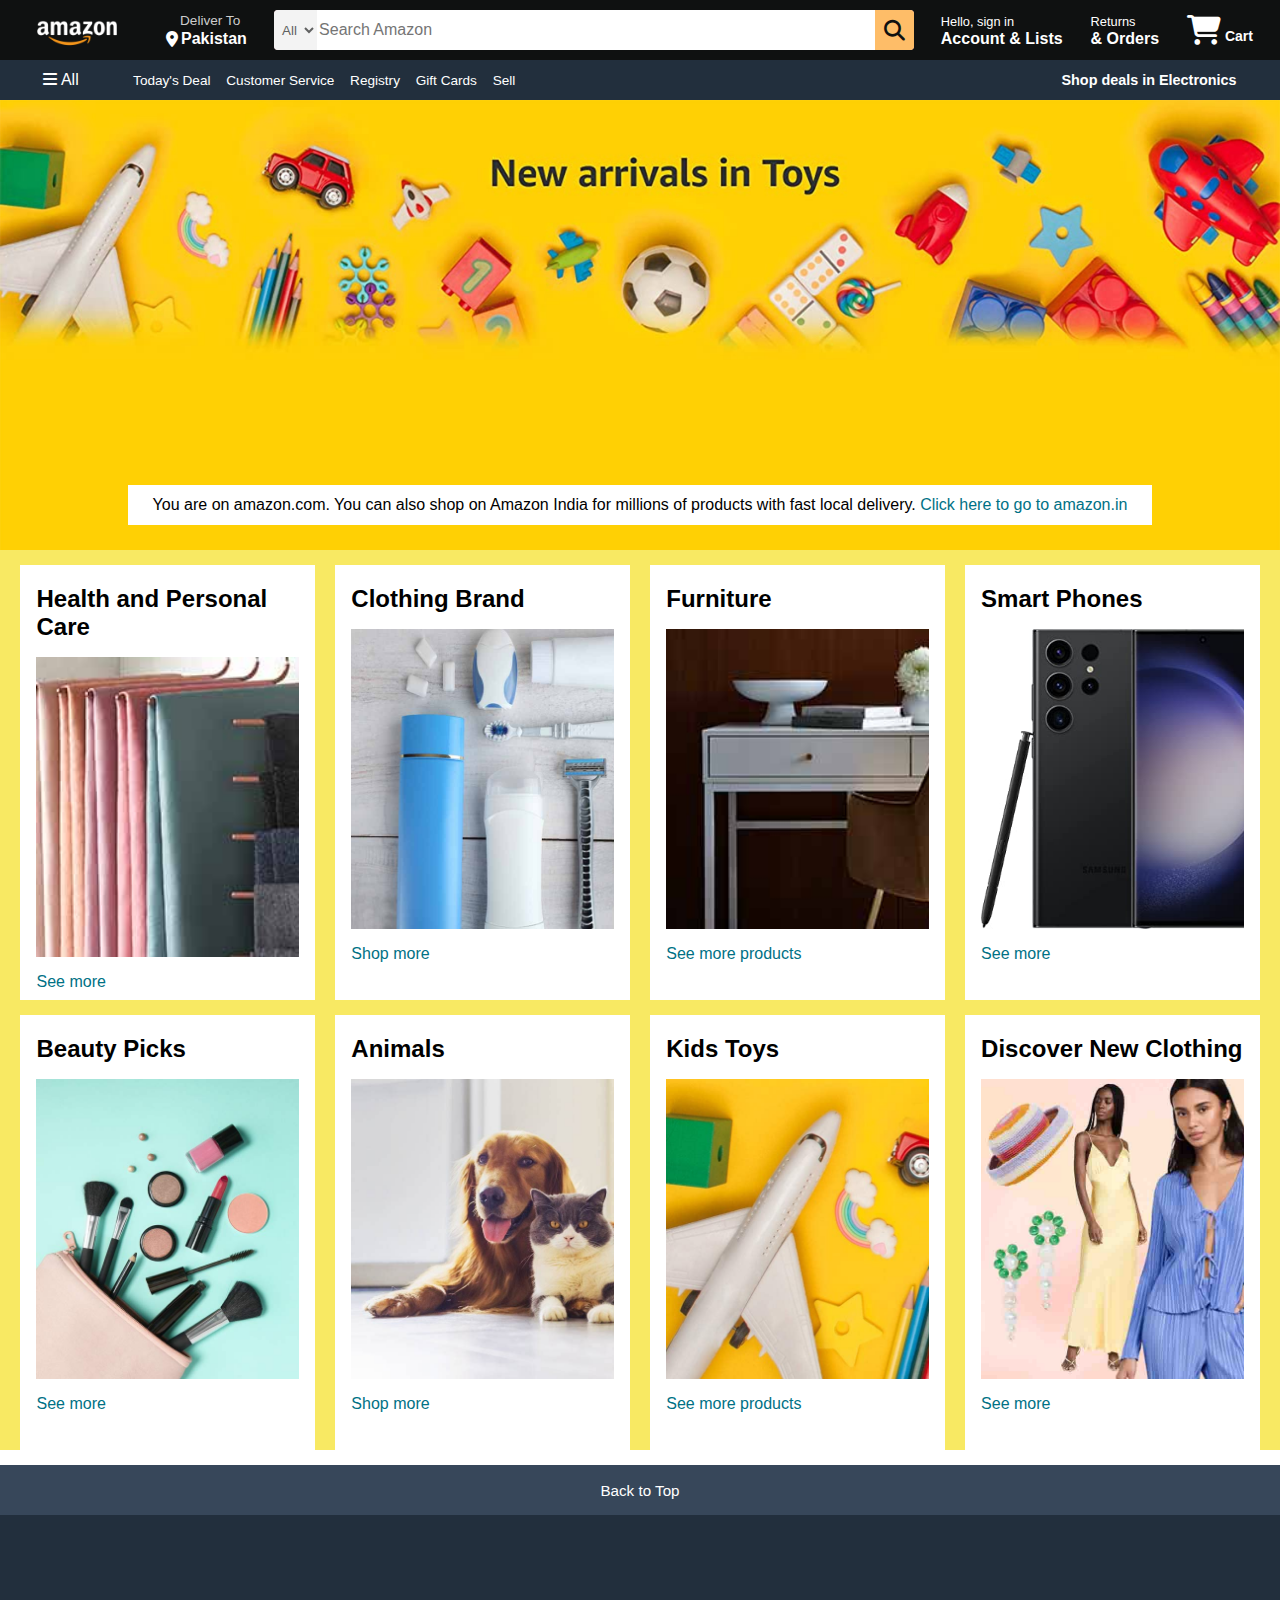
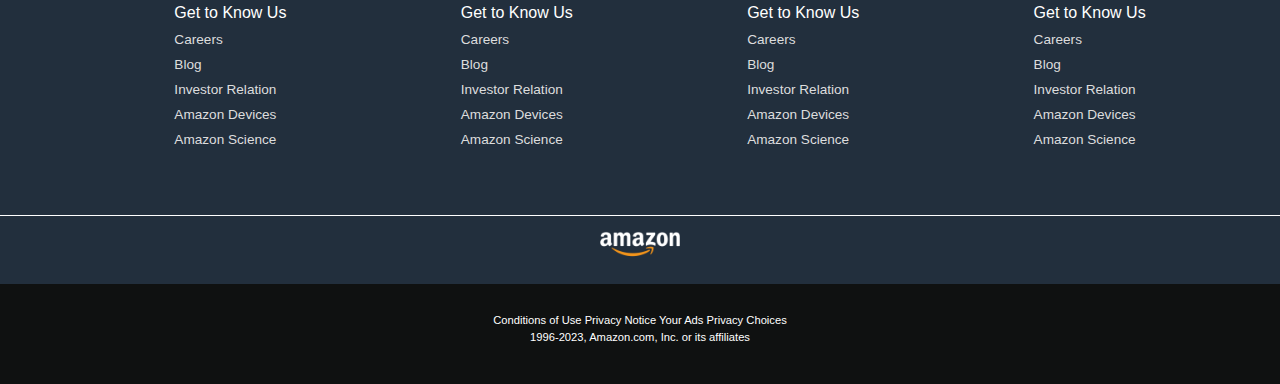
<file: Amazon Clone/index.html>
<!DOCTYPE html>
<html lang="en">

<head>
    <meta charset="UTF-8">
    <meta name="viewport" content="width=device-width, initial-scale=1.0">
    <title>Amazon</title>
    <link rel="stylesheet" href="https://cdnjs.cloudflare.com/ajax/libs/font-awesome/6.7.2/css/all.min.css"
        integrity="sha512-Evv84Mr4kqVGRNSgIGL/F/aIDqQb7xQ2vcrdIwxfjThSH8CSR7PBEakCr51Ck+w+/U6swU2Im1vVX0SVk9ABhg=="
        crossorigin="anonymous" referrerpolicy="no-referrer" />
    <link rel="stylesheet" href="style.css">

    <!-- content delivery network(CDN) ==> Connects to the nearest server inorder to load icons or other contents in your websites
         faster without any delay. -->

</head>

<body>
    <header>
        <div class="navbar">
            <div class="navlogo border">
                <div class="logo"></div>
            </div>
            <div class="nav-address border">
                <p class="add-delivery">Deliver To</p>
                <div class="add-icon">
                    <i class="fa-solid fa-location-dot"></i>
                    <p class="add-to">Pakistan</p>
                </div>
            </div>
            <div class="nav-search">
                <select class="search-select">
                    <option>All</option>
                </select>
                <input placeholder="Search Amazon" class="search-input">
                <div class="search-icon">
                    <i class="fa-solid fa-magnifying-glass"></i>
                </div>
            </div>
            <div class="nav-signin border">
                <p><span class="nav-first">Hello, sign in</span></p>
                <p class="nav-second">Account & Lists</p>

            </div>

            <div class="nav-return border">
                <p><span class="nav-first">Returns</span></p>
                <p class="nav-second">& Orders</p>

            </div>

            <div class="nav-cart border">
                <i class="fa-solid fa-cart-shopping"></i> Cart
            </div>
        </div>
        <div class="panel">
            <div class="panel-all border">
                <i class="fa-solid fa-bars"></i>
                All
            </div>
            <div class="panel-options">
                <p class="border">Today's Deal</p>
                <p class="border">Customer Service</p>
                <p class="border">Registry</p>
                <p class="border">Gift Cards</p>
                <p class="border">Sell</p>
            </div>
            <div class="panel-deals border">
                Shop deals in Electronics
            </div>
        </div>
    </header>
    <div class="hero-section">
        <div class="hero-msg">
            <p>
                You are on amazon.com. You can also shop on Amazon India for millions of products with fast local
                delivery.<a> Click here to go to amazon.in </a>
            </p>
        </div>
    </div>

    <div class="shop-section">
        <div class="box1 box">
            <div class="box-content">
                <h2>Health and Personal Care</h2>
                <div class="box-img" style="background-image: url('box1_image.jpg');"></div>
                <p>See more</p>
            </div>

        </div>
        <div class="box2 box">
            <div class="box-content">
                <h2>Clothing Brand</h2>
                <div class="box-img" style="background-image: url('box2_image.jpg');"></div>
                <p>Shop more</p>
            </div>
        </div>
        <div class="box3 box">
            <div class="box-content">
                <h2>Furniture</h2>
                <div class="box-img" style="background-image: url('box3_image.jpg');"></div>
                <p>See more products</p>
            </div>
        </div>
        <div class="box4 box">
            <div class="box-content">
                <h2>Smart Phones</h2>
                <div class="box-img" style="background-image: url('box4_image.jpg');"></div>
                <p>See more</p>
            </div>
        </div>
        <div class="box5 box">
            <div class="box-content">
                <h2>Beauty Picks</h2>
                <div class="box-img" style="background-image: url('box5_image.jpg');"></div>
                <p>See more</p>
            </div>

        </div>
        <div class="box6 box">
            <div class="box-content">
                <h2>Animals</h2>
                <div class="box-img" style="background-image: url('box6_image.jpg');"></div>
                <p>Shop more</p>
            </div>
        </div>
        <div class="box7 box">
            <div class="box-content">
                <h2>Kids Toys</h2>
                <div class="box-img" style="background-image: url('box7_image.jpg');"></div>
                <p>See more products</p>
            </div>
        </div>
        <div class="box8 box">
            <div class="box-content">
                <h2>Discover New Clothing</h2>
                <div class="box-img" style="background-image: url('box8_image.jpg');"></div>
                <p>See more</p>
            </div>
        </div>
    </div>

    <footer>
        <div class="foot-panel1">
            Back to Top
        </div>

        <div class="foot-panel2">
            <ul>
                <p>Get to Know Us</p>
                <a>Careers</a>
                <a>Blog</a>
                <a>Investor Relation</a>
                <a>Amazon Devices</a>
                <a>Amazon Science</a>
            </ul>
            <ul>
                <p>Get to Know Us</p>
                <a>Careers</a>
                <a>Blog</a>
                <a>Investor Relation</a>
                <a>Amazon Devices</a>
                <a>Amazon Science</a>
            </ul>
            <ul>
                <p>Get to Know Us</p>
                <a>Careers</a>
                <a>Blog</a>
                <a>Investor Relation</a>
                <a>Amazon Devices</a>
                <a>Amazon Science</a>
            </ul>
            <ul>
                <p>Get to Know Us</p>
                <a>Careers</a>
                <a>Blog</a>
                <a>Investor Relation</a>
                <a>Amazon Devices</a>
                <a>Amazon Science</a>
            </ul>
        </div>
        <div class="foot-panel3">
            <div class="logo"></div>
        </div>

        <div class="foot-panel4">
            <div class="pages">
                <a>Conditions of Use</a>
                <a>Privacy Notice</a>
                <a>Your Ads Privacy Choices</a>
            </div>
            <div class="copyright">
                1996-2023, Amazon.com, Inc. or its affiliates
            </div>
        </div>
    </footer>
</body>

</html>
</file>
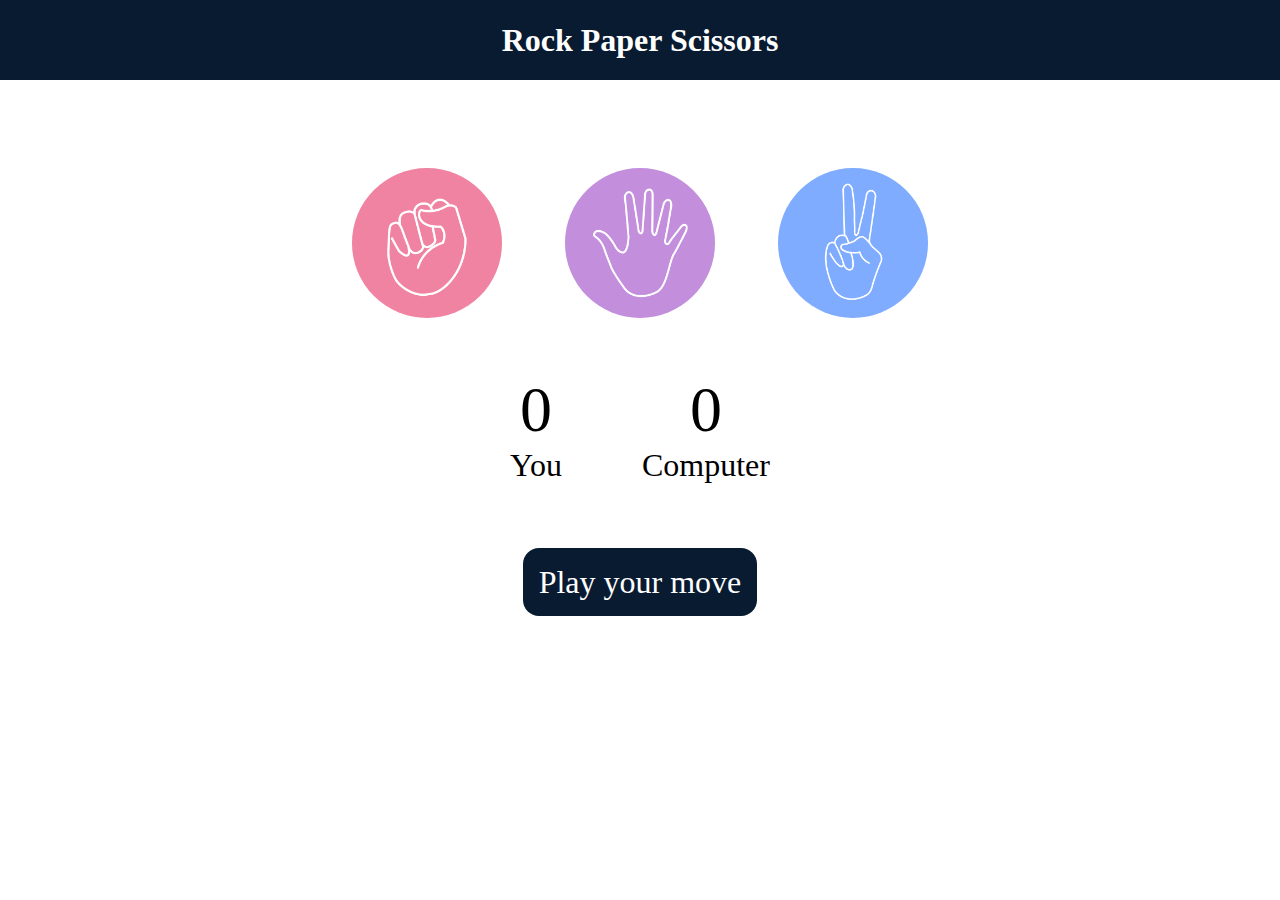
<file: Rock Paper Scissor/index.html>
<!DOCTYPE html>
<html lang="en">
<head>
    <meta charset="UTF-8">
    <meta name="viewport" content="width=device-width, initial-scale=1.0">
    <title>Rock-Paper-Scissor</title>
    <link rel="stylesheet" href="style.css">
</head>
<body>
    <h1>
        Rock Paper Scissors
    </h1>
    <div class="choices">
        <div class="choice" id="rock">
            <img src="rock.png">
        </div>
        <div class="choice" id="paper">
            <img src="paper.png">
        </div>
        <div class="choice" id="scissors">
            <img src="scissors.png">
        </div>
    </div>

    <div class="scoreboard">
        <div class="score">
            <p  id="user">0</p>
            <p>You</p>
        </div>
        <div class="score">
            <p id="comp">0</p>
            <p>Computer</p>
        </div>

    </div>

    <div class="msg-container">
        <p id="msg">
            Play your move
        </p>
    </div>
    <script src = "app.js"></script>
</body>
</html>
</file>
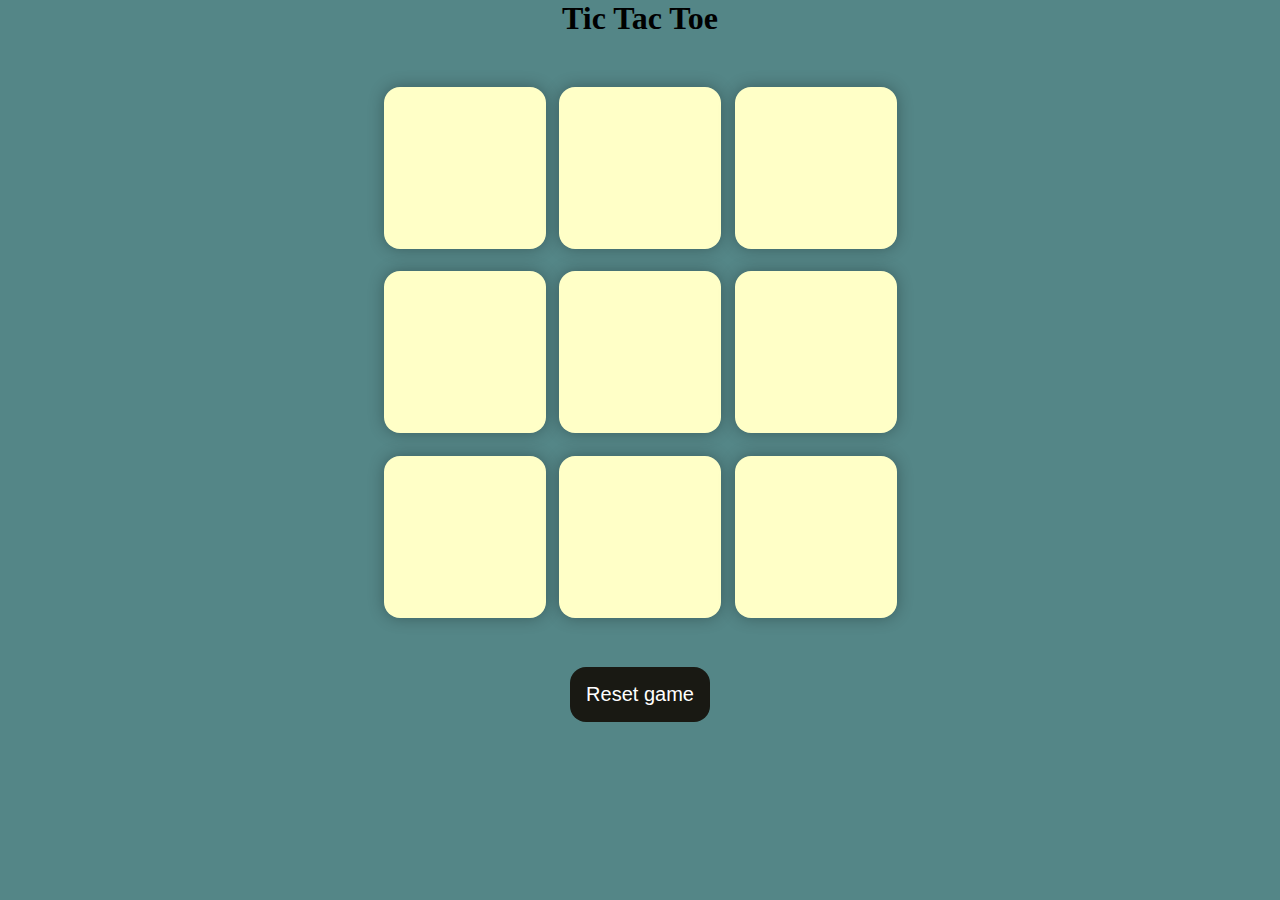
<file: Tic Tac Toe/index.html>
<!DOCTYPE html>
<html lang="en">

<head>
    <meta charset="UTF-8">
    <meta name="viewport" content="width=device-width, initial-scale=1.0">
    <title>Tic-Tac-Toe Game</title>
    <link rel="stylesheet" href="style.css">
</head>

<body>
    <div class="msg-container hide">
        <p id = "msg">Winner</p>
        <button class="new">New game</button>
    </div>
    <main>
        <h1>
            Tic Tac Toe
        </h1>
        <div class="container">
            <div class="game">
                <button class="box"></button>
                <button class="box"></button>
                <button class="box"></button>
                <button class="box"></button>
                <button class="box"></button>
                <button class="box"></button>
                <button class="box"></button>
                <button class="box"></button>
                <button class="box"></button>
            </div>
        </div>
        <button class="reset">Reset game</button>
    </main>

    <script src="script.js"></script>
</body>

</html>
</file>
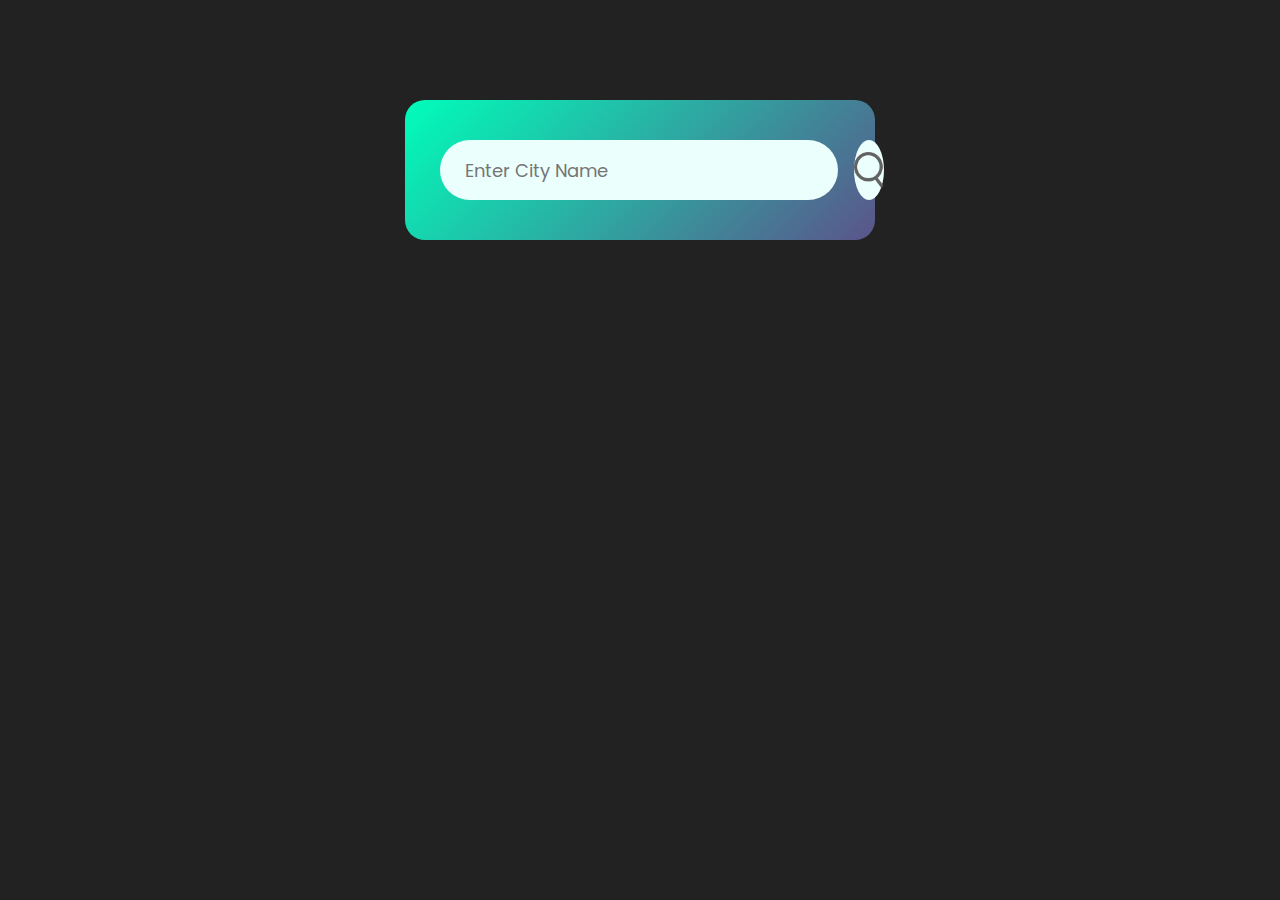
<file: Weather Forecast/index.html>
<!DOCTYPE html>
<html lang="en">

<head>
    <meta charset="UTF-8">
    <meta name="viewport" content="width=device-width, initial-scale=1.0">
    <title>Weather Forecast</title>
    <link rel="stylesheet" href="style..css">
    <link rel="preconnect" href="https://fonts.googleapis.com">
    <link rel="preconnect" href="https://fonts.gstatic.com" crossorigin>
    <link
        href="https://fonts.googleapis.com/css2?family=Poppins&family=Sour+Gummy:ital,wght@0,100..900;1,100..900&display=swap"
        rel="stylesheet">
</head>

<body>
    <div class="card">
        <div class="search">
            <input type="text" placeholder="Enter City Name" spellcheck="false">
            <button><img src="images/search.png"></button>
        </div>
        <div class="error">
            <p>Invalid City Name</p>
        </div>
        <div class="weather">
            <img src="images/rain.png" class="weather-icon">
            <h1 class="temp">22°C</h1>
            <h2 class="city">New York</h2>
            <div class="details">
                <div class="col">
                    <img src="images/humidity.png">
                    <div>
                        <p class="humidity">50%</p>
                        <p>Humidity</p>
                    </div>
                </div>
                <div class="col">
                    <img src="images/wind.png">
                    <div>
                        <p class="wind">15 km/h</p>
                        <p>Wind Speed</p>
                    </div>
                </div>
            </div>
        </div>
    </div>
    <script src="script.js"></script>
</body>

</html>
</file>
<file: Amazon Clone/style.css>
* {
    margin: 0;
    font-family: Arial;
    border: border-box;
    /* Jitni bhi padding ya border us element ko mile to uska area bhi usi content me include hojana
    chye for exapmle : apne padding ya border increase ki to wo bahir ki traf extend hone k bajaye usi content area k andr include 
    ho and it is a good practice*/
}

.navbar { 
    height: 60px;
    background-color: #0F1111;
    color: white;
    display: flex;  /* Everything will shift to same line */
    align-items: center;
    justify-content: space-evenly;
}

.navlogo {
    height: 50px;
    width: 111px;
}

.logo {
    background-image: url("amazon_logo.png");
    background-size: cover;
    height: 50px;
    width: 100%;
}

.border {
    border: 1.2px solid transparent;
}

.border:hover {
    border : 1.2px solid white;
}

.add-delivery {
    color: #CCCCCC;
    font-size: 0.85rem; /*To make font size scalable to screen */
    margin-left: 14px;
    margin-bottom: 2px;
}

.add-to {
    color: white;
    font-size: 1rem;
    margin-left: 3px;
    font-weight: bold;
}

.add-icon {
    display: flex;
    align-items: center; /* to make it centralized */
}

.nav-search {
    display: flex;
    width: 640px;
    background-color: pink;
    height: 40px;
    border-radius: 4px;
    justify-content: space-evenly;
}

.nav-search:hover {
    border: 2px solid orangered;
}

.search-select {
    background-color: #f3f3f3;
    width:50px;
    text-align: center;
    border-top-left-radius: 4px;
    border-bottom-left-radius: 4px;
    border: none;
    color: #606161;
}

.search-input {
    width: 100%; /*occupy the entire vacant spaces*/
    font-size: 1rem;
    border: none;
}

.search-input:focus {
    outline: none; /* Removes the border of input box on clicking */
}
.search-icon {
    width: 45px;
    display: flex;
    align-items: center;
    justify-content: center;
    font-size: 1.3rem;
    background-color: #febd68;
    border-top-right-radius: 4px;
    border-bottom-right-radius: 4px;
    color: #0F1111;
}

.nav-first{
    font-size: 0.8rem;
}

.nav-second {
    font-size: 1rem;
    font-weight: bold;
}

.nav-cart i { /*adding icons syntax*/
    font-size: 30px;
}

.nav-cart {
    font-weight: bold;
    font-size: 14px;
}

.panel {
    display: flex;
    background-color: #222F3D;
    color: white;
    align-items: center;
    height: 40px;
    font-weight: 500;
    justify-content: space-evenly;
}

.panel-options p {
    display: inline;
    color: white;
    font-weight: 540;
    margin-left: 10px;
}

.panel-options{
    width: 70%;
    font-size: 0.85rem;
}

.panel-deals {
    font-weight: 500;
    font-size: 0.9rem;
    font-weight: 700;
}

.hero-section {
    background-image: url("img1.jpg");
    height: 450px;
    background-size: cover;
    display: flex;
    justify-content: center;
    align-items: flex-end;
}

.hero-msg{
    background-color: white;
    color: black;
    height: 40px;
    display: flex;
    align-items: center;
    justify-content: center;
    width: 80%;
    margin-bottom: 25px;
}

.hero-msg a {
    color: #007185;
}

.box {
    height: 400px;
    width: 23%;
    background-color: white;
    padding: 20px 0px 15px;
    margin-top: 15px;
}

.shop-section {
    display: flex;
    justify-content: space-evenly;
    background-color: #f8e963;
    flex-wrap: wrap; /* Wrapped up the content */
}

.box-img{
    height: 300px;
    margin-top: 1rem;
    margin-bottom: 1rem;
    background-size: cover;
}

.box-content{
    margin-left: 1rem;
    margin-right: 1rem;
}

.box-content p{
    color: #007185;
}

footer {
    margin-top: 15px;
}
.foot-panel1 {
    background-color: #37475a;
    color: white;
    height: 50px;
    display: flex;
    justify-content: center;
    align-items: center;
    font-size: 0.95rem;
}

.foot-panel2 {
    background-color: #222F3D;
    color: white;
    height: 300px;
    display: flex;
    justify-content: space-evenly;
    align-items: center;
}

ul a{
    display: block;  /* To make it a block format or in a single column */
    font-size: 0.85rem;
    margin-top: 10px;
    color: #dddddd;
}

ul {
    margin-top: 20px;

}

.foot-panel3 {
    background-color: #222F3D;
    color: white;
    border-top: 0.5px solid white;
    height: 68px;
    display: flex;
    justify-content: center;
}

.logo {
    background-image: url("amazon_logo.png");
    background-size: cover;
    height: 50px;
    width: 100px;
}

.foot-panel4 {
    background-color: #0F1111;
    color: white;
    font-size: 0.7rem;
    text-align: center;
    height: 100px;
}

.pages{
    padding-top: 30px;
}

.copyright {
    padding-top: 5px;
}
</file>
<file: Rock Paper Scissor/style.css>
*{
    margin: 0;
    padding: 0;
    text-align: center;
}

h1{
    background-color: #081b31;
    color: white;
    height: 5rem;
    line-height: 5rem;
}

.choice{
    height: 165px;
    width: 165px;
    border-radius: 50%;
    display: flex;
    justify-content: center;
    align-items: center;
}

.choice:hover{
    background-color: #081b31;
    cursor: pointer;
}
img{
    height: 150px;
    width: 150px;
    object-fit: cover;
    border-radius: 50%;
}

.choices{
    display: flex;
    justify-content: center;
    align-items: center;
    gap: 3rem;
    margin-top: 5rem;
}

.scoreboard{
    display: flex;
    justify-content: center;
    align-items: center;
    font-size: 2rem;
    margin-top: 3rem;
    gap: 5rem;
}

#user, #comp {
    font-size: 4rem;
}


.msg-container{
    margin-top: 5rem;
}
#msg{
    background-color: #081b31;
    color: white;
    font-size: 2rem;
    display: inline;
    border-radius: 1rem;
    padding: 1rem;
}
</file>
<file: Tic Tac Toe/style.css>
*{
    margin: 0;
    padding: 0;
}

body{
    background-color: #548687;
    text-align: center;
}

.container{
    height: 70vh;
    display: flex;
    justify-content: center;
    align-items: center;
}

.game{
    height: 60vmin;
    width: 60vmin;
    display: flex;
    flex-wrap: wrap;
    justify-content: center;
    align-items: center;
    gap: 1.5vmin;
}

.box{
    height: 18vmin;
    width: 18vmin;
    border-radius: 1rem;
    border: none;
    box-shadow: 0 0 1rem rgba(0, 0, 0, 0.3);
    font-size: 8vmin;
    color: #b0413e;
    background-color: #ffffc7;
}

.reset{
    padding: 1rem;
    font-size: 1.25rem;
    background-color: #191913;
    color: white;
    border-radius: 1rem;
    border: none;
}

.new{
    padding: 1rem;
    font-size: 1.25rem;
    background-color: #191913;
    color: white;
    border-radius: 1rem;
    border: none;
}

#msg{
    color: #ffffc7;
    font-size: 8vmin;
}

.msg-container{
    height: 100vmin;
    display: flex;
    flex-wrap: wrap;
    justify-content: center;
    align-items: center;
    flex-direction: column;
    gap: 4rem;
}

.hide{
    display: none;
}
</file>
<file: Weather Forecast/style..css>
*{
    margin: 0;
    padding: 0;
    font-family: 'Poppins', sans-serif;
    box-sizing: border-box;
}
body{
    background-color: #222;
}

.card{
    width: 90%;
    max-width: 470px;;
    background: linear-gradient(135deg, #00feba, #5b548a);
    color: white;
    margin: 100px auto 0;
    border-radius: 20px;
    padding: 40px 35px;
    text-align: center;
}

.search{
    width: 100%;
    display: flex;
    align-items: center;
    justify-content: space-between;
}

.search input{
    border: 0;
    outline: 0;
    background: #ebfffc;
    color: #555;
    font-size: 18px;
    padding: 10px 25px;
    height: 60px;
    border-radius: 30px;
    flex: 1;
    margin-right: 16px;
}

.search button{
    border: 0;
    outline: 0;
    border-radius: 50%;
    background: #ebfffc;
    width: 60px;
    height: 60px;
    cursor: pointer;
    display: flex;
    justify-content: center;
    align-items: center;
}

.search button img{
    width: 30px;
    object-fit: cover;
}

.weather-icon{
    width: 170px;
    margin-top: 30px;
}
.weather h1{
    font-size: 80px;
    font-weight: 500;
}
.weather h2{
    font-size: 45px;
    font-weight: 400;
    margin-top: -10px;
}

.details{
    display: flex;
    align-items: center;
    justify-content: space-between;
    padding: 0 20px;
    margin-top: 50px;
}

.col{
    display: flex;
    align-items: center;
    text-align: left;
}

.col img{
    width: 40px;
    margin-right: 10px;
}

.humidity, .wind{
    font-size: 28px;
    margin-top: -6px;
}

.weather{
    display: none;
}

.error{
    text-align: left;
    margin-left: 10px;
    font-size: 25px;
    margin-top: 10px;
    color: rgba(223, 22, 22, 0.795);
    font-weight: 800;
    display: none;
}
</file>
